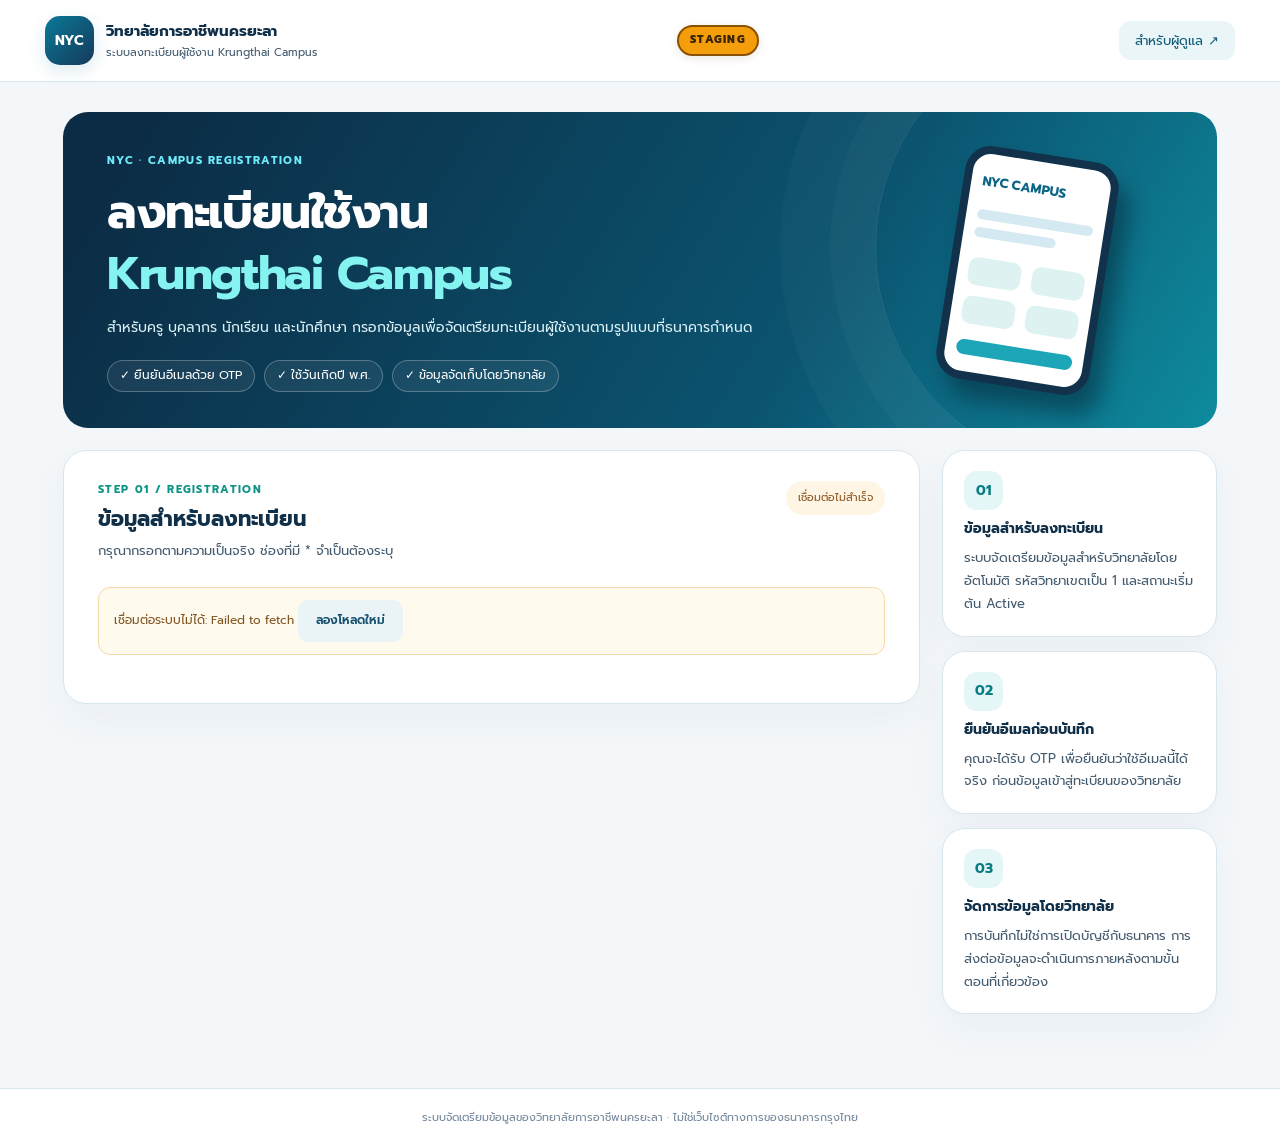
<file: index.html>
<!doctype html><html lang="th"><head><meta charset="UTF-8"><meta name="viewport" content="width=device-width,initial-scale=1"><meta name="theme-color" content="#075985"><title>ลงทะเบียน Krungthai Campus · NYC</title><meta name="description" content="ระบบลงทะเบียนผู้ใช้งาน Krungthai Campus ของวิทยาลัยการอาชีพนครยะลา"><link rel="preconnect" href="https://fonts.googleapis.com"><link rel="preconnect" href="https://fonts.gstatic.com" crossorigin><link href="https://fonts.googleapis.com/css2?family=Prompt:wght@300;400;500;600;700&display=swap" rel="stylesheet"><link rel="stylesheet" href="style.css"><script defer src="config.js"></script><script defer src="app.js?v=4051"></script></head>
<body><header class="top"><a class="brand" href="index.html"><span class="mark">NYC</span><span><strong>วิทยาลัยการอาชีพนครยะลา</strong><small>ระบบลงทะเบียนผู้ใช้งาน Krungthai Campus</small></span></a><span id="environment-badge" class="environment-badge" role="status" hidden>STAGING</span><a href="admin.html" class="admin-link">สำหรับผู้ดูแล <span aria-hidden="true">↗</span></a></header>
<main class="container"><section class="hero"><div><span class="eyebrow">NYC · CAMPUS REGISTRATION</span><h1>ลงทะเบียนใช้งาน<br><em>Krungthai Campus</em></h1><p>สำหรับครู บุคลากร นักเรียน และนักศึกษา กรอกข้อมูลเพื่อจัดเตรียมทะเบียนผู้ใช้งานตามรูปแบบที่ธนาคารกำหนด</p><div class="features"><span>✓ ยืนยันอีเมลด้วย OTP</span><span>✓ ใช้วันเกิดปี พ.ศ.</span><span>✓ ข้อมูลจัดเก็บโดยวิทยาลัย</span></div></div><div class="hero-side" aria-hidden="true"><div class="phone"><div class="phone-head">NYC CAMPUS</div><div class="phone-row"></div><div class="phone-row short"></div><div class="phone-grid"><i></i><i></i><i></i><i></i></div><div class="phone-bar"></div></div></div></section>
<div class="body-grid"><section class="panel"><div class="panel-head"><div><p class="overline">STEP 01 / REGISTRATION</p><h2>ข้อมูลสำหรับลงทะเบียน</h2><p class="muted">กรุณากรอกตามความเป็นจริง ช่องที่มี * จำเป็นต้องระบุ</p></div><span id="open-state" class="pill">กำลังเชื่อมต่อระบบ</span></div>
<div id="closed" class="notice warn" hidden>ระบบยังไม่เปิดรับการลงทะเบียน กรุณาติดต่อผู้ดูแล</div>
<div id="success-panel" class="notice success-panel" role="status" aria-live="polite" tabindex="-1" hidden><h2>ลงทะเบียนสำเร็จ</h2><p>ข้อมูลของคุณได้รับการบันทึกแล้ว</p><p>รหัสอ้างอิง: <strong id="success-reference"></strong></p><p>โปรดเก็บรหัสนี้ไว้สำหรับติดต่อเจ้าหน้าที่</p></div>
<div id="form-loading" class="notice" role="status"><progress aria-label="กำลังโหลดตัวเลือก"></progress> กำลังโหลดตัวเลือกสำหรับลงทะเบียน… แบบฟอร์มจะแสดงเมื่อพร้อม</div><form id="form" hidden autocomplete="on" novalidate><fieldset id="identity-section"><legend>01 · ประเภทผู้ใช้และเอกสารประจำตัว</legend><div class="two identity-flow"><label>ประเภทผู้ใช้ *<select id="role" name="role" required aria-controls="nationality-label identity-label national-id-label education" aria-describedby="role-guidance"></select></label><label id="nationality-label" hidden>สัญชาติ *<select id="nationality" name="nationality" required disabled aria-controls="national-id-label" aria-describedby="nationality-help"></select></label><label id="national-id-label" hidden><span id="national-id-label-text">เลขบัตรประชาชน *</span><input id="nationalId" name="nationalId" maxlength="25" inputmode="numeric" placeholder="ตัวเลข 13 หลัก" aria-describedby="document-help" disabled/></label><label id="identity-label" hidden><span id="identity-label-text">รหัสนักเรียน / นักศึกษา *</span><input name="identity" id="identity" maxlength="25" inputmode="text" placeholder="กรอกรหัสนักเรียน / นักศึกษา" aria-describedby="identity-help" disabled/></label></div><p class="hint" id="role-guidance">กรุณาเลือกประเภทผู้ใช้ก่อน เพื่อแสดงช่องข้อมูลที่เกี่ยวข้อง</p><p class="hint" id="nationality-help" hidden>เลือกสัญชาติเพื่อระบุประเภทเอกสารประจำตัว</p><p class="hint" id="document-help" hidden></p><p class="hint" id="identity-help" hidden>ใช้รหัสนักเรียนหรือนักศึกษาตามทะเบียนวิทยาลัย</p></fieldset>
<fieldset><legend>02 · ข้อมูลส่วนบุคคล</legend><div class="two"><label>คำนำหน้าชื่อ *<select name="prefix" id="prefix" required></select></label><label>เพศ *<select name="gender" id="gender" required></select></label><label>ชื่อภาษาไทย *<input name="firstTh" maxlength="90" required autocomplete="given-name"/></label><label>นามสกุลภาษาไทย *<input name="lastTh" maxlength="90" required autocomplete="family-name"/></label><label>First name (English) *<input name="firstEn" maxlength="90" required placeholder="Somchai"/></label><label>Last name (English) *<input name="lastEn" maxlength="90" required placeholder="Jaidee"/></label></div><div class="sub-title">วันเดือนปีเกิด (พุทธศักราช) *</div><div class="three"><label>วัน<select id="day" required><option value="">วัน</option></select></label><label>เดือน<select id="month" required><option value="">เดือน</option></select></label><label>ปี พ.ศ.<select id="year" required><option value="">ปี พ.ศ.</option></select></label></div><div class="hint">แสดงปี พ.ศ. ตามรูปแบบประเทศไทย และระบบแปลงวันเกิดเป็นรูปแบบที่ธนาคารกำหนดให้โดยอัตโนมัติ</div></fieldset>
<fieldset id="education" hidden><legend>03 · ข้อมูลการศึกษา</legend><div class="education-group"><h3>วุฒิการศึกษาที่สำเร็จแล้ว</h3><label>วุฒิการศึกษาสูงสุดที่สำเร็จแล้ว *<select id="degree" name="degree" disabled aria-describedby="degree-help"></select></label><p class="hint" id="degree-help">เลือกวุฒิการศึกษาสูงสุดที่เรียนจบและได้รับแล้ว ไม่ใช่ระดับที่กำลังศึกษา</p></div><div id="student-education" class="education-group student-education" hidden><h3>ข้อมูลการศึกษาปัจจุบัน</h3><div class="two"><label>ระดับที่กำลังศึกษา *<select id="currentLevel" name="currentLevel" disabled aria-controls="studyYear major" aria-describedby="current-level-help"></select></label><label>ชั้นปีที่กำลังศึกษา *<select id="studyYear" name="studyYear" disabled></select></label><label>สาขาวิชา *<select id="major" name="major" disabled></select></label></div><p class="hint" id="current-level-help">เลือกระดับก่อน เพื่อแสดงชั้นปีและสาขาวิชาที่ผู้ดูแลกำหนดไว้</p></div></fieldset>
<fieldset><legend>04 · ยืนยันอีเมลและการใช้ข้อมูล</legend><div class="otp-instructions" id="otp-instructions"><strong>ยืนยันอีเมล 2 ขั้นตอน</strong><span><b>1</b> กรอกอีเมลแล้วกดส่งรหัส</span><span><b>2</b> กรอกรหัส 6 หลักที่ได้รับภายใน 10 นาที</span></div><label>อีเมลที่ใช้งานได้จริง *<input name="email" id="email" inputmode="email" type="email" maxlength="150" autocomplete="email" placeholder="name@example.com" required aria-describedby="otp-instructions otp-msg otp-timer"/></label><div class="otp-row"><button type="button" id="send-otp" disabled class="btn secondary" aria-controls="otp otp-msg otp-timer">ส่งรหัส OTP ทางอีเมล</button><label class="otp-label">รหัสยืนยัน 6 หลัก *<input id="otp" name="otp" autocomplete="one-time-code" inputmode="numeric" pattern="[0-9]{6}" maxlength="6" placeholder="000000" required aria-describedby="otp-msg otp-timer" disabled/></label></div><p id="otp-msg" class="hint" role="status" aria-live="polite">กรอกอีเมลและกด “ส่งรหัส OTP ทางอีเมล” เพื่อเริ่มยืนยัน</p><p id="otp-timer" class="hint" aria-live="polite"></p><div class="privacy"><strong>ประกาศการจัดเก็บข้อมูลส่วนบุคคล</strong><p id="privacy-notice">กำลังโหลดประกาศ...</p><small id="privacy-contact"></small></div><label class="check"><input type="checkbox" id="dataAck" name="dataAck" required/> <span>ข้าพเจ้าอ่านและรับทราบประกาศการเก็บรวบรวมและใช้ข้อมูลส่วนบุคคลเพื่อการลงทะเบียน *</span></label><label class="check"><input type="checkbox" name="bankPermission" id="bankPermission" required/> <span>ยินยอมให้วิทยาลัยจัดเตรียมข้อมูลตามข้อมูลที่จำเป็น เพื่อส่งต่อธนาคารกรุงไทยตามวัตถุประสงค์การให้บริการ *</span></label></fieldset>
<div class="actions"><button type="submit" class="btn primary" id="submit" disabled>ยืนยันและบันทึกข้อมูล <span>→</span></button><p id="message" class="form-message" role="alert" aria-live="assertive"></p></div></form></section>
<aside class="sidebar"><div class="side-card"><div class="number">01</div><h3>ข้อมูลสำหรับลงทะเบียน</h3><p>ระบบจัดเตรียมข้อมูลสำหรับวิทยาลัยโดยอัตโนมัติ รหัสวิทยาเขตเป็น 1 และสถานะเริ่มต้น Active</p></div><div class="side-card"><div class="number">02</div><h3>ยืนยันอีเมลก่อนบันทึก</h3><p>คุณจะได้รับ OTP เพื่อยืนยันว่าใช้อีเมลนี้ได้จริง ก่อนข้อมูลเข้าสู่ทะเบียนของวิทยาลัย</p></div><div class="side-card"><div class="number">03</div><h3>จัดการข้อมูลโดยวิทยาลัย</h3><p>การบันทึกไม่ใช่การเปิดบัญชีกับธนาคาร การส่งต่อข้อมูลจะดำเนินการภายหลังตามขั้นตอนที่เกี่ยวข้อง</p></div></aside></div></main><footer>ระบบจัดเตรียมข้อมูลของวิทยาลัยการอาชีพนครยะลา · ไม่ใช่เว็บไซต์ทางการของธนาคารกรุงไทย</footer></body></html>
</file>
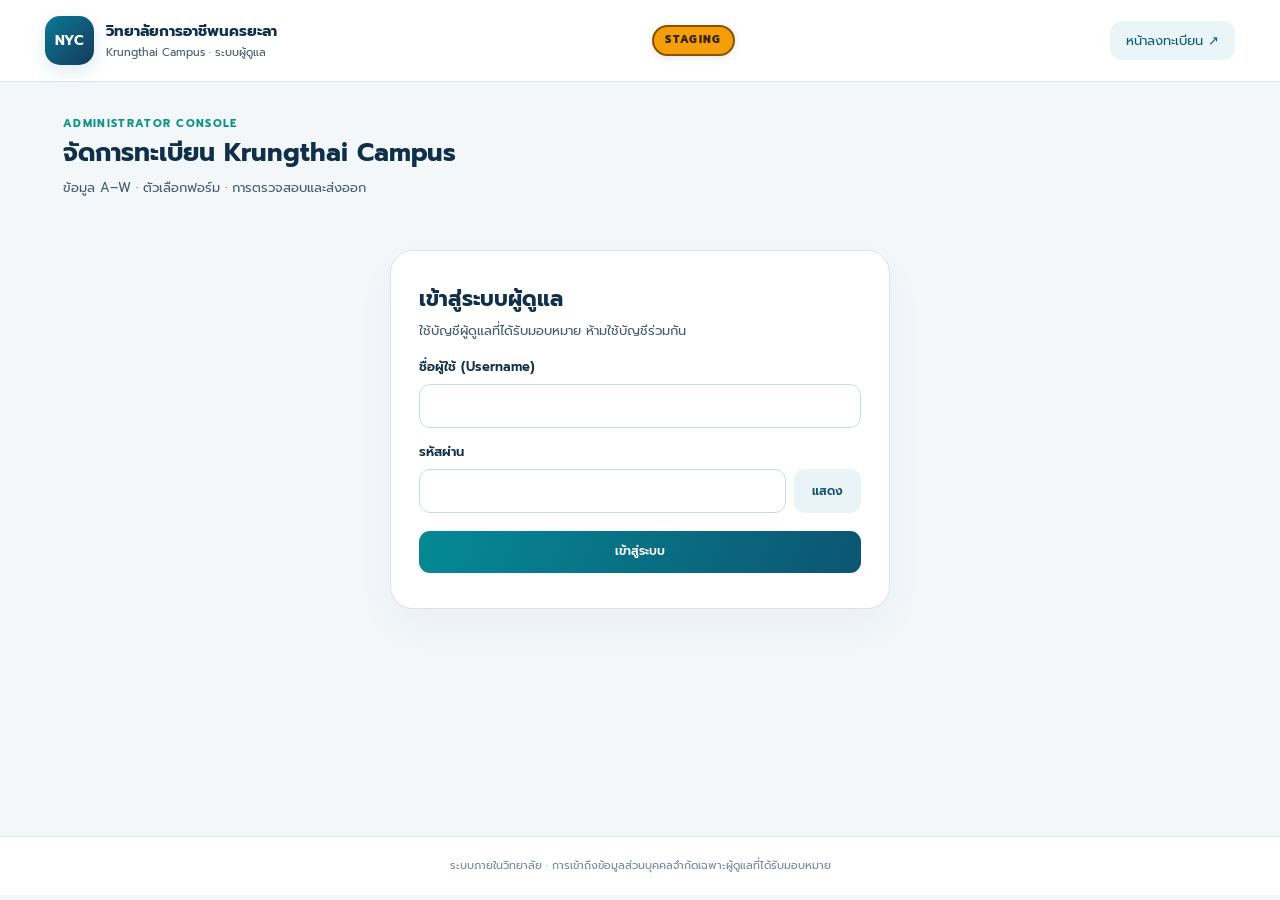
<file: admin.html>
<!doctype html><html lang="th"><head><meta charset="UTF-8"><meta name="viewport" content="width=device-width,initial-scale=1"><meta name="theme-color" content="#075985"><title>ผู้ดูแล · NYC Krungthai Campus Registration</title><link rel="preconnect" href="https://fonts.googleapis.com"><link rel="preconnect" href="https://fonts.gstatic.com" crossorigin><link href="https://fonts.googleapis.com/css2?family=Prompt:wght@300;400;500;600;700&display=swap" rel="stylesheet"><link rel="stylesheet" href="style.css"><script defer src="config.js"></script><script defer src="xlsx-lite.js"></script><script defer src="admin.js?v=4051"></script></head><body><header class="top"><a class="brand" href="index.html"><span class="mark">NYC</span><span><strong>วิทยาลัยการอาชีพนครยะลา</strong><small>Krungthai Campus · ระบบผู้ดูแล</small></span></a><span id="environment-badge" class="environment-badge" role="status" hidden>STAGING</span><a href="index.html" class="admin-link">หน้าลงทะเบียน ↗</a></header><main class="container admin-main"><div class="admin-title"><div><p class="overline">ADMINISTRATOR CONSOLE</p><h1>จัดการทะเบียน Krungthai Campus</h1><p class="muted">ข้อมูล A–W · ตัวเลือกฟอร์ม · การตรวจสอบและส่งออก</p></div></div>
<section id="login" class="panel login-panel"><h2>เข้าสู่ระบบผู้ดูแล</h2><p class="muted">ใช้บัญชีผู้ดูแลที่ได้รับมอบหมาย ห้ามใช้บัญชีร่วมกัน</p><form id="login-form"><label>ชื่อผู้ใช้ (Username)<input name="username" autocomplete="username" required minlength="3" maxlength="64" autocapitalize="none"/></label><label>รหัสผ่าน<div class="password-field"><input id="login-password" type="password" name="password" autocomplete="current-password" required minlength="12" maxlength="256"/><button class="btn secondary password-toggle" type="button" data-password-target="login-password" aria-pressed="false">แสดง</button></div></label><button class="btn primary" type="submit">เข้าสู่ระบบ</button><p class="form-message" id="login-msg" role="alert" aria-live="assertive"></p></form></section>
<div id="app" hidden><div class="admin-session"><span>เข้าสู่ระบบโดย <strong id="session-username"></strong></span><span id="session-role" class="pill open"></span><button id="menu-toggle" class="btn secondary" type="button" aria-expanded="false" aria-controls="admin-menu">เมนู</button></div><div id="admin-menu" class="tabbar" role="tablist"><button class="tab active" data-tab="overview">ภาพรวม</button><button class="tab" data-tab="users">จัดการทะเบียน</button><button class="tab" data-tab="import">นำเข้า Excel</button><button class="tab" data-tab="options">จัดการตัวเลือก</button><button class="tab super-only" data-tab="accounts">บัญชีผู้ดูแล</button><button class="tab" data-tab="security">ความปลอดภัย / เปลี่ยนรหัสผ่าน</button><button class="tab super-only" data-tab="settings">ตั้งค่าระบบ</button><button class="tab" data-tab="export">ส่งออกธนาคาร</button><button id="logout" class="tab ghost">ออกจากระบบ</button></div>
<section class="panel pane active" id="pane-overview"><div class="heading-row"><div><h2>ภาพรวมทะเบียนผู้ใช้งาน</h2><p class="muted">สรุปผลจาก Google Sheets</p></div><button class="btn secondary" id="reload-stats">รีเฟรช</button></div><p id="stats-status" class="hint" role="status" aria-live="polite"></p><div id="stats" class="stats-grid"></div><div class="two"><div><h3>แยกตามประเภทผู้ใช้</h3><div id="types" class="stat-list"></div></div><div><h3>แยกตามระดับการศึกษา</h3><div id="degrees" class="stat-list"></div></div></div></section>
<section class="panel pane" id="pane-users"><div class="heading-row"><div><h2>จัดการทะเบียน A–W</h2><p class="muted">ค้นหา ดูรายละเอียด แก้ไข เพิ่มรายการโดยผู้ดูแล และปิดใช้งานแบบกู้คืนได้</p></div><div class="button-row"><button class="btn primary" id="open-create-user" type="button">เพิ่มผู้ลงทะเบียน</button><button class="btn secondary" id="refresh-users" type="button">โหลดรายชื่อ</button></div></div><div id="user-create" class="edit-box" hidden><h3>เพิ่มผู้ลงทะเบียนโดยผู้ดูแล</h3><div class="notice warn">ช่องทางนี้ข้าม OTP สำหรับผู้ดูแลที่เข้าสู่ระบบเท่านั้น ระบบจะบันทึกผู้ดำเนินการและแหล่งที่มา</div><div id="create-fields" class="edit-grid"></div><div class="two"><label>ระดับที่กำลังศึกษา (ถ้ามี)<input id="create-current-level" maxlength="80"/></label><label>รหัสสาขาในระบบ (ถ้ามี)<input id="create-major" maxlength="80"/></label></div><label class="check"><input id="create-data-ack" type="checkbox"/><span>ยืนยันว่าผู้ให้ข้อมูลรับทราบประกาศการใช้ข้อมูลแล้ว</span></label><label class="check"><input id="create-bank-permission" type="checkbox"/><span>มีความยินยอมให้จัดเตรียมข้อมูลสำหรับธนาคาร</span></label><label class="check"><input id="create-authority" type="checkbox"/><span>ยืนยันว่าข้าพเจ้ามีสิทธิ์เพิ่มรายการนี้โดยไม่ใช้ OTP</span></label><div class="button-row"><button id="create-user" class="btn primary" type="button">บันทึกรายการ</button><button id="cancel-create-user" class="btn secondary" type="button">ยกเลิก</button></div><p id="create-message" class="form-message"></p></div><div class="search-row"><label class="visually-hidden" for="query">ค้นหาทะเบียน</label><input id="query" placeholder="ค้นหาเลขประจำตัว ชื่อ หรืออีเมล"/><button class="btn secondary" id="search-users">ค้นหา</button></div><div id="users-result" class="table-scroll"></div><div class="paginate"><button class="btn secondary" id="prev-users">ก่อนหน้า</button><span id="user-page"></span><button class="btn secondary" id="next-users">ถัดไป</button></div><div class="edit-box" id="user-editor" hidden><h3>รายละเอียดทะเบียน — <span id="editing-id"></span></h3><div id="editor-fields" class="edit-grid"></div><div class="button-row"><button id="save-user" class="btn primary" type="button">บันทึกข้อมูล</button><button id="deactivate-user" class="btn danger" type="button">ปิดใช้งานรายการ</button><button id="load-user-history" class="btn secondary" type="button">ดูประวัติการแก้ไข</button></div><div id="user-history" class="history-list" aria-live="polite"></div><p class="form-message" id="edit-message"></p></div></section>
<section class="panel pane" id="pane-import"><h2>นำเข้าข้อมูลเดิมจาก Excel</h2><p class="muted">รองรับไฟล์ .xlsx หรือ .csv ตามแม่แบบธนาคาร 23 คอลัมน์ A–W</p><div class="notice warn">ควรทดลองด้วยข้อมูลสมมติก่อนนำเข้าจริง ตรวจสอบเลข 0 นำหน้า วันที่ และข้อมูลส่วนบุคคลอย่างระมัดระวัง ระบบไม่ส่งไฟล์ไป GitHub</div><label>เลือกไฟล์ Excel/CSV<input type="file" id="file" accept=".xlsx,.csv"/></label><div id="import-preview" class="preview-line">ยังไม่ได้เลือกไฟล์</div><button id="import-btn" class="btn primary" disabled>นำเข้าข้อมูลที่ตรวจสอบแล้ว</button><p id="import-msg" class="form-message" role="status" aria-live="polite"></p><button type="button" class="btn secondary" id="import-report" hidden>ดาวน์โหลดรายงานข้อผิดพลาด CSV</button></section>
<section class="panel pane" id="pane-options"><div class="heading-row"><div><h2>จัดการตัวเลือก</h2><p class="muted">กำหนดตัวเลือกและความสัมพันธ์ของระดับ ชั้นปี สาขา รวมถึงรหัส Q–S ที่ธนาคารยืนยัน</p></div><button class="btn secondary" id="reload-options">โหลดข้อมูล</button></div><label>เลือกหมวด<select id="option-category"><option value="prefix">คำนำหน้าชื่อ</option><option value="gender">เพศ</option><option value="role">ประเภทผู้ใช้</option><option value="degree">วุฒิที่สำเร็จแล้ว</option><option value="currentLevel">ระดับที่กำลังศึกษา</option><option value="studyYear">ชั้นปีที่กำลังศึกษา</option><option value="department">สาขาวิชา</option><option value="nationality">สัญชาติ</option></select></label><div id="option-list" class="table-scroll"></div><h3>เพิ่มหรือแก้ไขตัวเลือก</h3><form id="option-form"><div class="two"><label>รหัสที่บันทึกในฐานข้อมูล<input name="code" id="opt-code" required placeholder="เช่น DIPLOMA"/></label><label>ชื่อแสดงภาษาไทย<input name="labelTh" required/></label><label>ชื่อแสดงภาษาอังกฤษ<input name="labelEn" required/></label><label>ลำดับ<input name="sort" type="number" value="100"/></label><label>กลุ่มผู้ใช้<select name="audience"><option value="all">ทุกกลุ่ม</option><option value="student">นักเรียน/นักศึกษา</option><option value="staff">ครู/บุคลากร</option></select></label><label id="option-levels-label" hidden>ใช้กับระดับที่กำลังศึกษา<select id="option-levels" name="levelCodes" multiple size="4"></select><span class="hint">ใช้กับชั้นปีและสาขาวิชาเท่านั้น เลือกได้หลายระดับ</span></label><label>รหัสระดับ Q (เลือกหมวดระดับที่กำลังศึกษา)<input name="facultyId" placeholder="ใช้รหัสที่ธนาคารยืนยันเท่านั้น"/></label><label>รหัสสาขา R (เลือกหมวดสาขาวิชา)<input name="departmentId" placeholder="ใช้รหัสที่ธนาคารยืนยันเท่านั้น"/></label><label>รหัสหลักสูตร S (สำหรับสาขาวิชา)<input name="curriculumId" placeholder="ใช้รหัสที่ธนาคารยืนยันเท่านั้น"/></label></div><label class="check"><input type="checkbox" name="enabled" checked/><span>เปิดใช้งานตัวเลือกนี้</span></label><button class="btn primary" type="submit">บันทึกตัวเลือก</button><p id="option-msg" class="form-message"></p></form></section>
<section class="panel pane" id="pane-accounts"><div class="heading-row"><div><h2>บัญชีผู้ดูแล</h2><p class="muted">เฉพาะ Super Admin สามารถเพิ่ม แก้ไข ปิดใช้งาน และรีเซ็ตรหัสผ่านได้</p></div><button id="reload-accounts" class="btn secondary" type="button">โหลดบัญชี</button></div><label>ค้นหาบัญชีผู้ดูแล<input type="search" id="account-search" placeholder="ชื่อหรือ Username"></label><div id="account-list" class="table-scroll"></div><div class="edit-box"><h3 id="account-form-title">เพิ่มบัญชีผู้ดูแล</h3><form id="account-form"><input type="hidden" name="id"/><div class="two"><label>ชื่อผู้ดูแล<input name="displayName" required maxlength="120"/></label><label>Username<input name="username" required minlength="3" maxlength="64" autocapitalize="none"/></label><label>บทบาท<select name="role"><option value="ADMIN">Admin</option><option value="SUPER_ADMIN">Super Admin</option></select></label><label>สถานะ<select name="status"><option value="ACTIVE">เปิดใช้งาน</option><option value="DISABLED">ปิดใช้งาน</option></select></label><label id="new-account-password-label">รหัสผ่านเริ่มต้น<input type="password" name="password" minlength="12" maxlength="256" autocomplete="new-password"/></label></div><div class="button-row"><button class="btn primary" type="submit">บันทึกบัญชี</button><button id="clear-account-form" class="btn secondary" type="button">ล้างแบบฟอร์ม</button></div><p id="account-msg" class="form-message"></p></form></div><div id="reset-box" class="edit-box" hidden><h3>รีเซ็ตรหัสผ่าน — <span id="reset-account-name"></span></h3><form id="reset-form"><input type="hidden" name="id"/><label>รหัสผ่านใหม่<input type="password" name="password" required minlength="12" maxlength="256" autocomplete="new-password"/></label><button class="btn danger" type="submit">ยืนยันรีเซ็ตรหัสผ่าน</button><p id="reset-msg" class="form-message"></p></form></div></section>
<section class="panel pane" id="pane-security"><h2>ความปลอดภัย / เปลี่ยนรหัสผ่าน</h2><p class="muted">หลังเปลี่ยนรหัสผ่าน ระบบจะเพิกถอน Session ทั้งหมดและให้เข้าสู่ระบบใหม่</p><form id="password-form"><label>รหัสผ่านปัจจุบัน<input type="password" name="currentPassword" autocomplete="current-password" required minlength="12" maxlength="256"/></label><label>รหัสผ่านใหม่<input type="password" name="newPassword" autocomplete="new-password" required minlength="12" maxlength="256"/></label><label>ยืนยันรหัสผ่านใหม่<input type="password" name="confirmPassword" autocomplete="new-password" required minlength="12" maxlength="256"/></label><button class="btn primary" type="submit">เปลี่ยนรหัสผ่าน</button><p id="password-msg" class="form-message"></p></form></section>
<section class="panel pane" id="pane-settings"><h2>ตั้งค่าระบบลงทะเบียน</h2><form id="settings-form"><label class="check"><input type="checkbox" name="registrationOpen"/><span>เปิดรับลงทะเบียนสำหรับผู้ใช้งาน</span></label><div class="locked-setting"><label class="check"><input type="checkbox" name="otpRequired" checked disabled aria-describedby="otp-policy-note"/><span>บังคับยืนยันอีเมลด้วย OTP</span></label><p id="otp-policy-note" class="hint">ล็อกเป็นเปิดอยู่: ยังไม่อนุญาตให้ปิด OTP จนกว่าจะมีระบบป้องกันการส่งข้อมูลปลอม การคัดกรองอัตโนมัติ และขั้นตอนอนุมัติข้อมูลโดยผู้ดูแลก่อนนำไปใช้หรือส่งออก</p></div><label>ชื่อวิทยาลัย<input name="collegeName"/></label><label>รหัสคณะ Q ค่าเริ่มต้น<input name="defaultFacultyId" placeholder="ต้องใช้รหัสที่ได้รับยืนยันจากธนาคาร"/></label><label>ผู้ติดต่อเรื่องข้อมูลส่วนบุคคล<input name="privacyContact"/></label><label>ประกาศการจัดเก็บและใช้ข้อมูล<textarea name="privacyNotice" rows="5"></textarea></label><label class="check"><input type="checkbox" name="bankExportEnabled"/><span>อนุญาตให้จัดเตรียมไฟล์ข้อมูลสำหรับธนาคาร (ต้องตรวจความยินยอมและเงื่อนไขแล้ว)</span></label><button type="submit" class="btn primary">บันทึกการตั้งค่า</button><p class="form-message" id="settings-msg"></p></form></section>
<section class="panel pane" id="pane-export"><h2>ส่งออกธนาคาร A–W</h2><div class="notice warn">ระบบจะส่งออกเฉพาะรายการที่ผ่าน Validation และมีความยินยอม ไม่ได้ส่งข้อมูลไปยังธนาคารโดยอัตโนมัติ</div><div id="export-summary" class="stats-grid"><div class="stat-card"><small>ทะเบียนทั้งหมด</small><strong id="export-total">0</strong></div><div class="stat-card"><small>ผ่าน</small><strong id="export-passed">0</strong></div><div class="stat-card"><small>ไม่ผ่าน</small><strong id="export-failed">0</strong></div></div><div class="button-row"><button id="export-btn" class="btn primary" type="button">ตรวจสอบอีกครั้ง</button><button id="download-export" class="btn secondary" type="button" disabled>ดาวน์โหลด CSV A–W ที่ผ่าน</button><button type="button" class="btn secondary" id="export-report" disabled>ดาวน์โหลดรายงานข้อผิดพลาด</button></div><p id="export-msg" class="form-message"></p><div id="exclusions" class="table-scroll" role="status" aria-live="polite"></div></section>
</div></main><footer>ระบบภายในวิทยาลัย · การเข้าถึงข้อมูลส่วนบุคคลจำกัดเฉพาะผู้ดูแลที่ได้รับมอบหมาย</footer></body></html>
</file>
<file: style.css>
:root{--ink:#10304a;--blue:#0d5976;--blue-2:#087fa0;--teal:#0d9488;--sky:#61d6ef;--edge:#d7e5ed;--muted:#64798b;--wash:#f3f7fa;--danger:#b42336;--dark:#09273d}*{box-sizing:border-box}html{scroll-behavior:smooth}body{margin:0;background:var(--wash);font-family:'Prompt',sans-serif;color:var(--ink);font-size:14px;line-height:1.65}button,input,select,textarea{font:inherit}a{color:inherit;text-decoration:none}button{cursor:pointer}button:disabled{opacity:.52;cursor:not-allowed}[hidden]{display:none!important}.top{height:82px;display:flex;align-items:center;justify-content:space-between;background:white;padding:0 max(22px,calc((100vw - 1190px)/2));border-bottom:1px solid var(--edge)}.brand{display:flex;align-items:center;gap:12px}.brand strong,.brand small{display:block}.brand strong{font-size:15px}.brand small{font-size:11px;color:var(--muted)}.mark{width:49px;height:49px;display:grid;place-items:center;background:linear-gradient(135deg,#0b7997,#15395b);border-radius:15px;color:white;font-weight:700;box-shadow:0 6px 18px #0d6f9a24}.admin-link{font-size:13px;color:var(--blue);background:#eaf5f7;padding:9px 16px;border-radius:12px}.container{max-width:1190px;margin:0 auto;padding:30px 18px 60px}.hero{position:relative;display:grid;grid-template-columns:1.6fr .6fr;background:linear-gradient(122deg,#0c2b44 5%,#0b5470 65%,#0e8b9e);border-radius:25px;overflow:hidden;color:white;min-height:290px;padding:36px 44px;align-items:center}.hero::after{content:'';position:absolute;width:450px;height:450px;border:1px solid #ffffff19;border-radius:50%;right:-110px;top:-90px;box-shadow:0 0 0 45px #ffffff06,0 0 0 95px #ffffff06}.hero>div{position:relative;z-index:1}.eyebrow,.overline{font-size:11px;font-weight:700;letter-spacing:.12em;color:#70edfc}.hero h1{font-size:clamp(29px,4vw,47px);line-height:1.3;margin:11px 0 12px;letter-spacing:-.03em}.hero em{font-style:normal;color:#85f3f0}.hero p{max-width:660px;color:#dbf1f6;margin:0}.features{display:flex;gap:9px;flex-wrap:wrap;margin-top:21px}.features span{border:1px solid #ffffff42;border-radius:99px;padding:5px 12px;background:#ffffff10;font-size:12px}.hero-side{display:grid;place-items:center}.phone{transform:rotate(9deg);height:235px;width:155px;background:#fff;border:8px solid #12324c;border-radius:26px;box-shadow:14px 18px 22px #041b2d77;padding:17px 11px;color:#0a6585}.phone-head{font-size:13px;font-weight:700}.phone-row{height:10px;border-radius:10px;background:#d5e9f2;margin:18px 0 0}.phone-row.short{width:70%;margin-top:8px}.phone-grid{display:grid;grid-template-columns:1fr 1fr;gap:11px;margin-top:20px}.phone-grid i{display:block;height:28px;background:#def2f2;border-radius:9px}.phone-bar{height:15px;background:#1da6b7;border-radius:8px;margin-top:16px}.body-grid{display:grid;grid-template-columns:minmax(0,1fr) 275px;gap:22px;align-items:start;margin-top:22px}.panel,.side-card{background:white;border:1px solid var(--edge);border-radius:23px;box-shadow:0 17px 38px #2740540b}.panel{padding:30px 34px}.panel-head{display:flex;justify-content:space-between;align-items:start;gap:15px;padding-bottom:12px}.panel-head h2,.panel h2{font-size:21px;margin:3px 0}.overline{color:var(--teal);margin:0}.muted{color:var(--muted);font-size:12px;margin:3px 0 0}.pill{font-size:11px;border-radius:20px;padding:8px 12px;color:#8b5623;background:#fff5e4;white-space:nowrap}.pill.open{color:#08735f;background:#e4f8f1}.side-card{padding:20px 21px;margin-bottom:14px}.side-card h3{margin:7px 0;font-size:14px}.side-card p{font-size:12px;color:var(--muted);margin:0}.number{width:39px;height:39px;background:#e4f6f5;color:#087c84;border-radius:13px;display:grid;place-items:center;font-weight:700}.notice{border:1px solid;border-radius:12px;padding:12px 15px;margin:12px 0 18px;font-size:12px}.notice.warn{background:#fffaee;border-color:#f6d9a7;color:#805522}.notice.ok{background:#e5fbf1;border-color:#a6e0c5;color:#126343}fieldset{margin:21px 0 0;padding:18px 0 8px;border:0;border-top:1px solid var(--edge)}legend{font-size:15px;font-weight:600;padding:0 10px 0 0}label{display:block;font-size:12px;font-weight:600;line-height:1.7}input:not([type=checkbox]):not([type=file]),select,textarea{display:block;width:100%;height:44px;padding:10px 12px;border:1px solid #c9dce6;border-radius:11px;background:#fff;color:var(--ink);outline:none;margin-top:6px;transition:.15s}textarea{height:auto;min-height:110px;resize:vertical}input:focus,select:focus,textarea:focus{border-color:#0aa1ac;box-shadow:0 0 0 3px #00a5ba18}input[type=file]{width:100%;border:1px dashed #b4d7e0;border-radius:11px;background:#f6fbfc;padding:15px;margin-top:8px}.two{display:grid;grid-template-columns:1fr 1fr;gap:15px 17px}.three{display:grid;grid-template-columns:1fr 1.4fr 1.2fr;gap:12px}.sub-title{font-weight:600;font-size:12px;margin:16px 0 5px}.hint{font-size:11px;color:var(--muted);margin:9px 0}.otp-row{display:flex;gap:14px;align-items:end;margin-top:13px}.otp-label{flex:1}.otp-row .btn{height:44px;white-space:nowrap}.privacy{background:#f1f7f9;border:1px solid #d8e9ee;border-radius:13px;padding:14px 16px;margin:18px 0}.privacy strong{font-size:12px}.privacy p{font-size:12px;margin:6px 0}.privacy small{color:var(--muted)}.check{display:flex;gap:10px;align-items:start;font-weight:400;font-size:12px;margin:11px 0}.check input{margin-top:5px;accent-color:var(--teal);flex-shrink:0}.actions{padding-top:20px;display:flex;align-items:center;gap:15px;flex-wrap:wrap}.btn{border:0;border-radius:11px;font-weight:600;padding:10px 18px;font-size:12px;min-height:42px}.btn.primary{background:linear-gradient(110deg,#058a95,#0c5572);color:white}.btn.secondary{background:#eaf3f6;color:#165270}.btn.danger{background:#fde8ec;color:#b42336}.btn.small{padding:6px 10px;min-height:32px}.form-message{font-size:12px;margin:7px 0;color:var(--muted)}.form-message.bad{color:var(--danger)}.form-message.ok{color:#067a62}footer{text-align:center;font-size:11px;color:#72869a;background:white;border-top:1px solid var(--edge);padding:20px}.admin-main{min-height:calc(100vh - 146px)}.admin-title{margin:3px 0 19px}.admin-title h1{margin:0;font-size:25px}.login-panel{max-width:500px;margin:50px auto;padding:28px}.login-panel .btn{margin-top:18px;width:100%}.tabbar{display:flex;flex-wrap:wrap;gap:9px;margin-bottom:16px}.tab{border:1px solid #d2e3ec;background:white;border-radius:11px;padding:9px 14px;color:var(--blue);font-size:12px;font-weight:600}.tab.active{background:var(--blue);color:white;border-color:var(--blue)}.tab.ghost{margin-left:auto}.pane{display:none}.pane.active{display:block}.heading-row{display:flex;justify-content:space-between;gap:12px;align-items:start;margin-bottom:15px}.stats-grid{display:grid;grid-template-columns:repeat(4,1fr);gap:12px;margin:18px 0}.stat-card{border:1px solid var(--edge);background:#f8fbfd;padding:15px 17px;border-radius:15px}.stat-card small{display:block;color:var(--muted)}.stat-card strong{display:block;color:#05536c;font-size:27px;margin-top:8px}.stat-list{border:1px solid var(--edge);border-radius:13px;padding:12px}.stat-list div{display:flex;justify-content:space-between;gap:12px;padding:6px;border-bottom:1px solid #eff3f6}.stat-list div:last-child{border-bottom:0}.table-scroll{width:100%;overflow-x:auto;border:1px solid var(--edge);border-radius:13px;margin:14px 0}.data-table{width:100%;border-collapse:collapse;font-size:12px;min-width:650px}.data-table th{background:#e8f3f7;text-align:left;color:#24465b}.data-table th,.data-table td{padding:10px 12px;border-bottom:1px solid #edf2f5;white-space:nowrap}.data-table td:last-child{text-align:right}.search-row{display:flex;gap:9px}.search-row input{flex:1;margin:0}.paginate{display:flex;align-items:center;gap:10px}.paginate span{font-size:12px}.edit-box{margin-top:24px;padding:18px;border:1px solid var(--edge);border-radius:14px;background:#f9fcfd}.edit-grid{display:grid;grid-template-columns:repeat(3,minmax(0,1fr));gap:13px;margin:15px 0}.edit-grid label{overflow-wrap:anywhere}.preview-line{padding:13px;color:var(--blue);background:#f1f7f8;margin:16px 0;border-radius:10px}.admin-main .pane>form{max-width:960px}.admin-main #settings-form>label{margin:13px 0}.admin-main #option-form>label{margin:13px 0}.admin-main #option-category{max-width:480px}@media(max-width:850px){.body-grid{grid-template-columns:1fr}.sidebar{display:grid;grid-template-columns:repeat(3,1fr);gap:10px}.side-card{margin:0}.hero{padding:28px}.stats-grid{grid-template-columns:repeat(2,1fr)}}@media(max-width:590px){.top{height:73px;padding:0 13px}.brand strong{font-size:12px}.brand small{font-size:9px}.mark{width:40px;height:40px;border-radius:12px}.admin-link{font-size:10px;padding:7px 8px}.container{padding:14px 12px 35px}.hero{grid-template-columns:1fr;padding:24px;border-radius:18px;min-height:0}.hero-side{display:none}.hero h1{font-size:27px}.features{gap:6px}.features span{font-size:10px}.panel{padding:20px 16px;border-radius:17px}.two,.three{grid-template-columns:1fr}.sidebar{grid-template-columns:1fr}.side-card{padding:14px}.panel-head{flex-direction:column}.otp-row{flex-direction:column;align-items:stretch}.otp-label{width:100%}.stats-grid{grid-template-columns:1fr 1fr}.stats-grid .stat-card{padding:13px}.edit-grid{grid-template-columns:1fr}.tab{padding:8px 10px}.heading-row{flex-direction:column}}

/* Accessibility and mobile usability – V4 review patch */
:root {--muted:#425a6e}
.muted,.hint,.side-card p,.privacy p,.privacy small {font-size:13px;line-height:1.75;color:#425a6e}
label {font-size:13px}
:focus-visible {outline:3px solid #087ea4!important;outline-offset:3px}
.success-panel {background:#e9faf2;border-color:#65bc94;color:#114b37;padding:22px 25px;margin:18px 0 26px}
.success-panel h2 {margin:0 0 8px}
.field-error {color:#a31b30;font-size:12px;margin:5px 0 0;display:block}
[aria-invalid="true"] {border-color:#ae273c!important;box-shadow:0 0 0 2px #ae273c22!important}
.btn[aria-busy="true"] {cursor:progress}
#otp-timer:not(:empty){font-weight:600;color:#105d77}
.two > *, .three > *, .otp-row > *, .body-grid > * {min-width:0}
.environment-badge{display:inline-flex;align-items:center;justify-content:center;background:#f59e0b;color:#3c2600;border:2px solid #8a5200;border-radius:999px;padding:4px 11px;font-size:11px;font-weight:800;letter-spacing:.12em;box-shadow:0 2px 8px #7a4a0022}
.top{position:relative}
.student-education{margin-top:15px}
.education-group{max-width:720px;margin-top:12px;padding:14px 16px;border:1px solid var(--edge);border-radius:14px;background:#fbfdfe}.education-group h3{font-size:13px;margin:0 0 11px;color:var(--blue)}
.identity-flow{grid-template-columns:minmax(0,720px);align-items:start}
#identity-section .hint{max-width:720px}
.otp-instructions{display:flex;gap:10px;align-items:center;flex-wrap:wrap;background:#eef8fa;border:1px solid #c7e4e9;border-radius:13px;padding:12px 14px;margin:0 0 14px;color:#244e62}
.otp-instructions strong{margin-right:4px}
.otp-instructions span{display:flex;align-items:center;gap:6px;font-size:12px}
.otp-instructions b{display:grid;place-items:center;width:24px;height:24px;border-radius:50%;background:#0d7188;color:#fff;font-size:11px}
.locked-setting{background:#fff8e8;border:1px solid #e7c978;border-radius:13px;padding:10px 14px;margin:13px 0}
.locked-setting .check{font-weight:600;margin:0}
.locked-setting .hint{margin:5px 0 0 26px;color:#654d18}
input:disabled,select:disabled{background:#eef3f5;color:#607381}
.password-field{display:grid;grid-template-columns:minmax(0,1fr) auto;gap:8px;align-items:end}.password-field .password-toggle{height:44px;margin:6px 0 0}.login-panel form>label{margin-top:13px}.admin-session{display:flex;align-items:center;justify-content:flex-end;gap:10px;margin-bottom:12px}.admin-session #menu-toggle{display:none}.button-row{display:flex;gap:9px;align-items:center;flex-wrap:wrap}.visually-hidden{position:absolute!important;width:1px;height:1px;padding:0;margin:-1px;overflow:hidden;clip:rect(0,0,0,0);white-space:nowrap;border:0}.history-list{margin-top:12px;border-left:3px solid #9bcbd5;padding-left:12px}.history-list p{margin:5px 0;color:var(--muted);font-size:12px}.data-table td:nth-last-child(2){white-space:normal;min-width:180px}.data-table button{white-space:nowrap}#option-levels{min-height:110px}.pane#pane-security form{max-width:600px}.pane#pane-security label{margin:13px 0}.pane#pane-security .btn{margin-top:8px}#export-summary{max-width:720px}.tab[hidden]{display:none!important}
@media(max-width:590px){.hero{padding:18px 18px 20px}.hero h1{font-size:24px;margin:5px 0}.hero p{font-size:12px}.features{margin-top:11px}.features span{font-size:11px}.container{padding-top:10px}.body-grid{margin-top:12px}.panel{padding:18px 15px}.otp-row .btn{width:100%}.top{gap:8px}.brand{min-width:0}.brand strong{overflow-wrap:anywhere}.admin-link{flex:none}}
@media(max-width:590px){.environment-badge{position:absolute;top:64px;left:50%;transform:translateX(-50%);z-index:3}.otp-instructions{align-items:flex-start;flex-direction:column}.otp-instructions strong{width:100%}.locked-setting .hint{margin-left:0}.btn,input:not([type=checkbox]):not([type=file]),select{min-height:44px}.admin-session{justify-content:space-between;align-items:center}.admin-session #menu-toggle{display:inline-flex}.tabbar{display:none;flex-direction:column;align-items:stretch}.tabbar.mobile-open{display:flex}.tabbar .tab{width:100%;text-align:left}.tabbar .tab.ghost{margin-left:0}.button-row>.btn{flex:1}.password-field{grid-template-columns:1fr}.password-field .password-toggle{margin-top:0}.search-row{flex-direction:column}.search-row .btn{width:100%}}
@media(prefers-reduced-motion:reduce){*,*::before,*::after{scroll-behavior:auto!important;transition-duration:.01ms!important;animation-duration:.01ms!important;animation-iteration-count:1!important}.phone{transform:none}}
</file>
